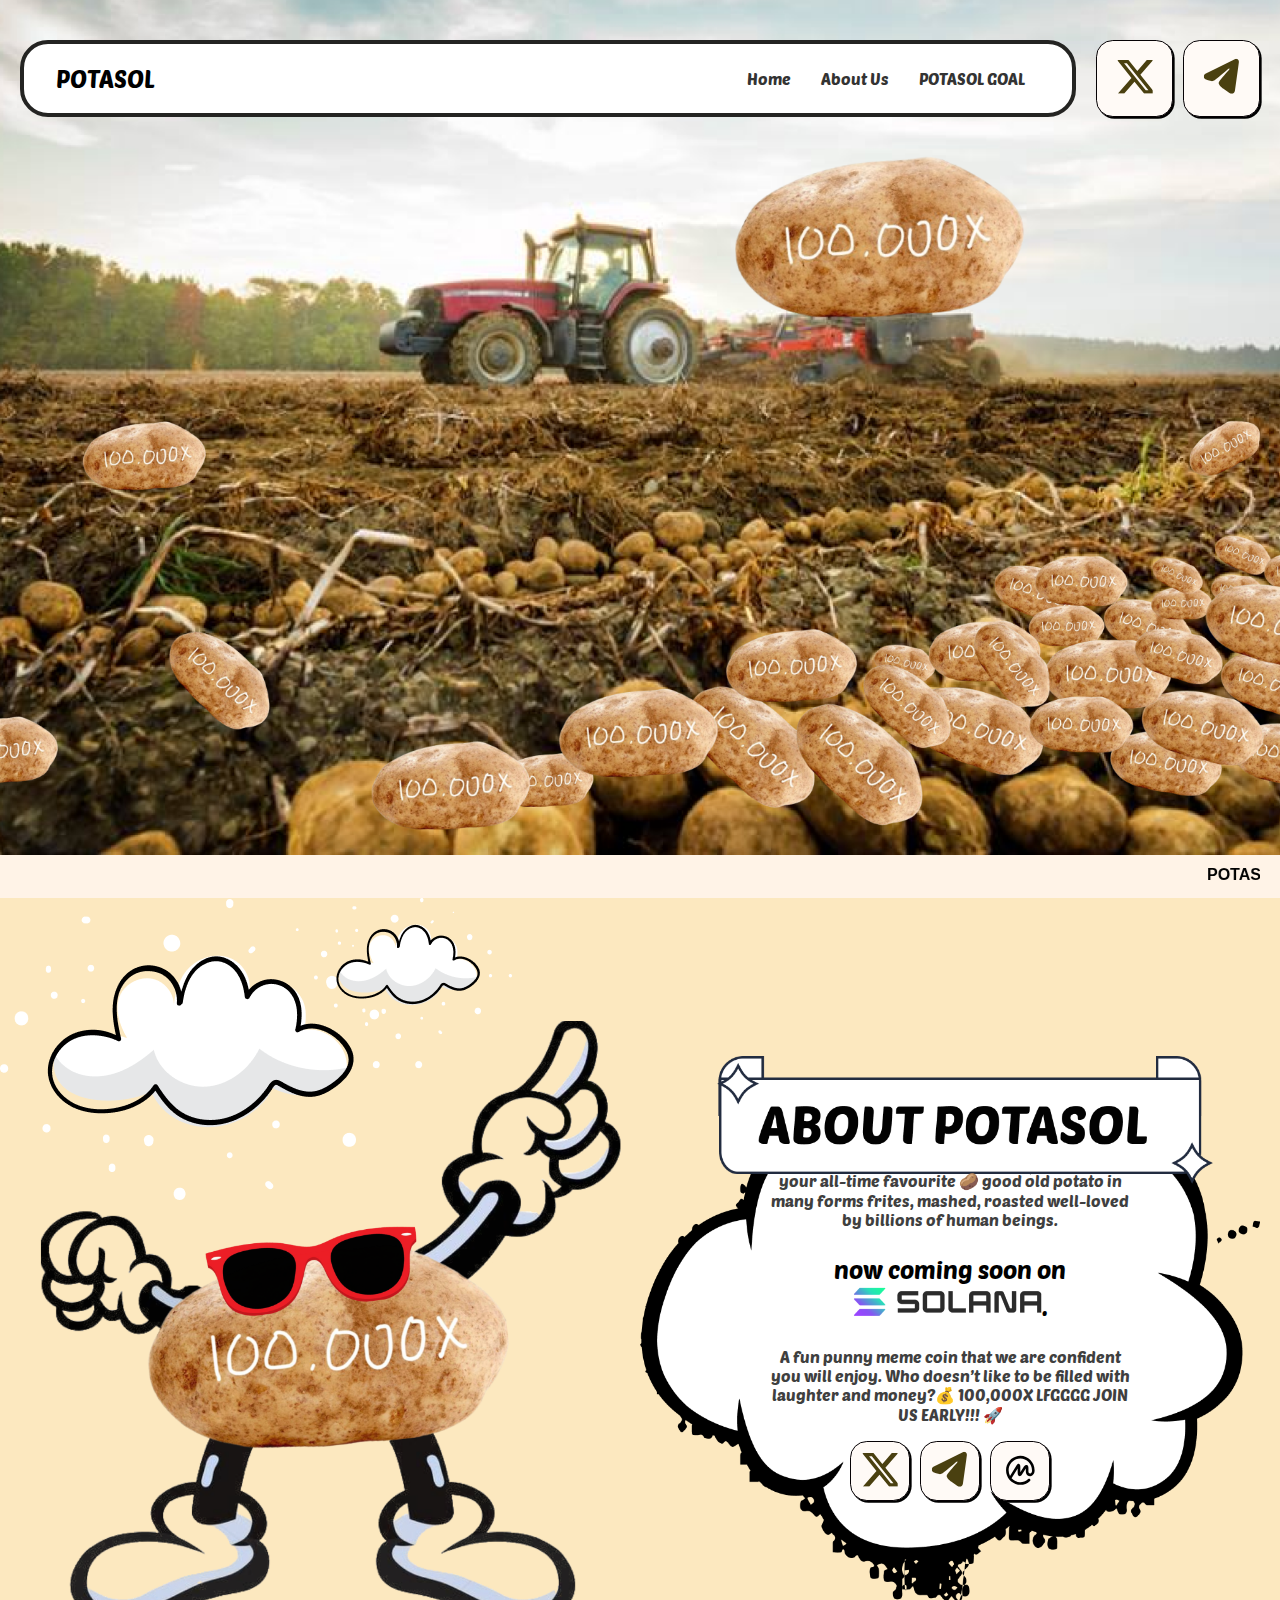
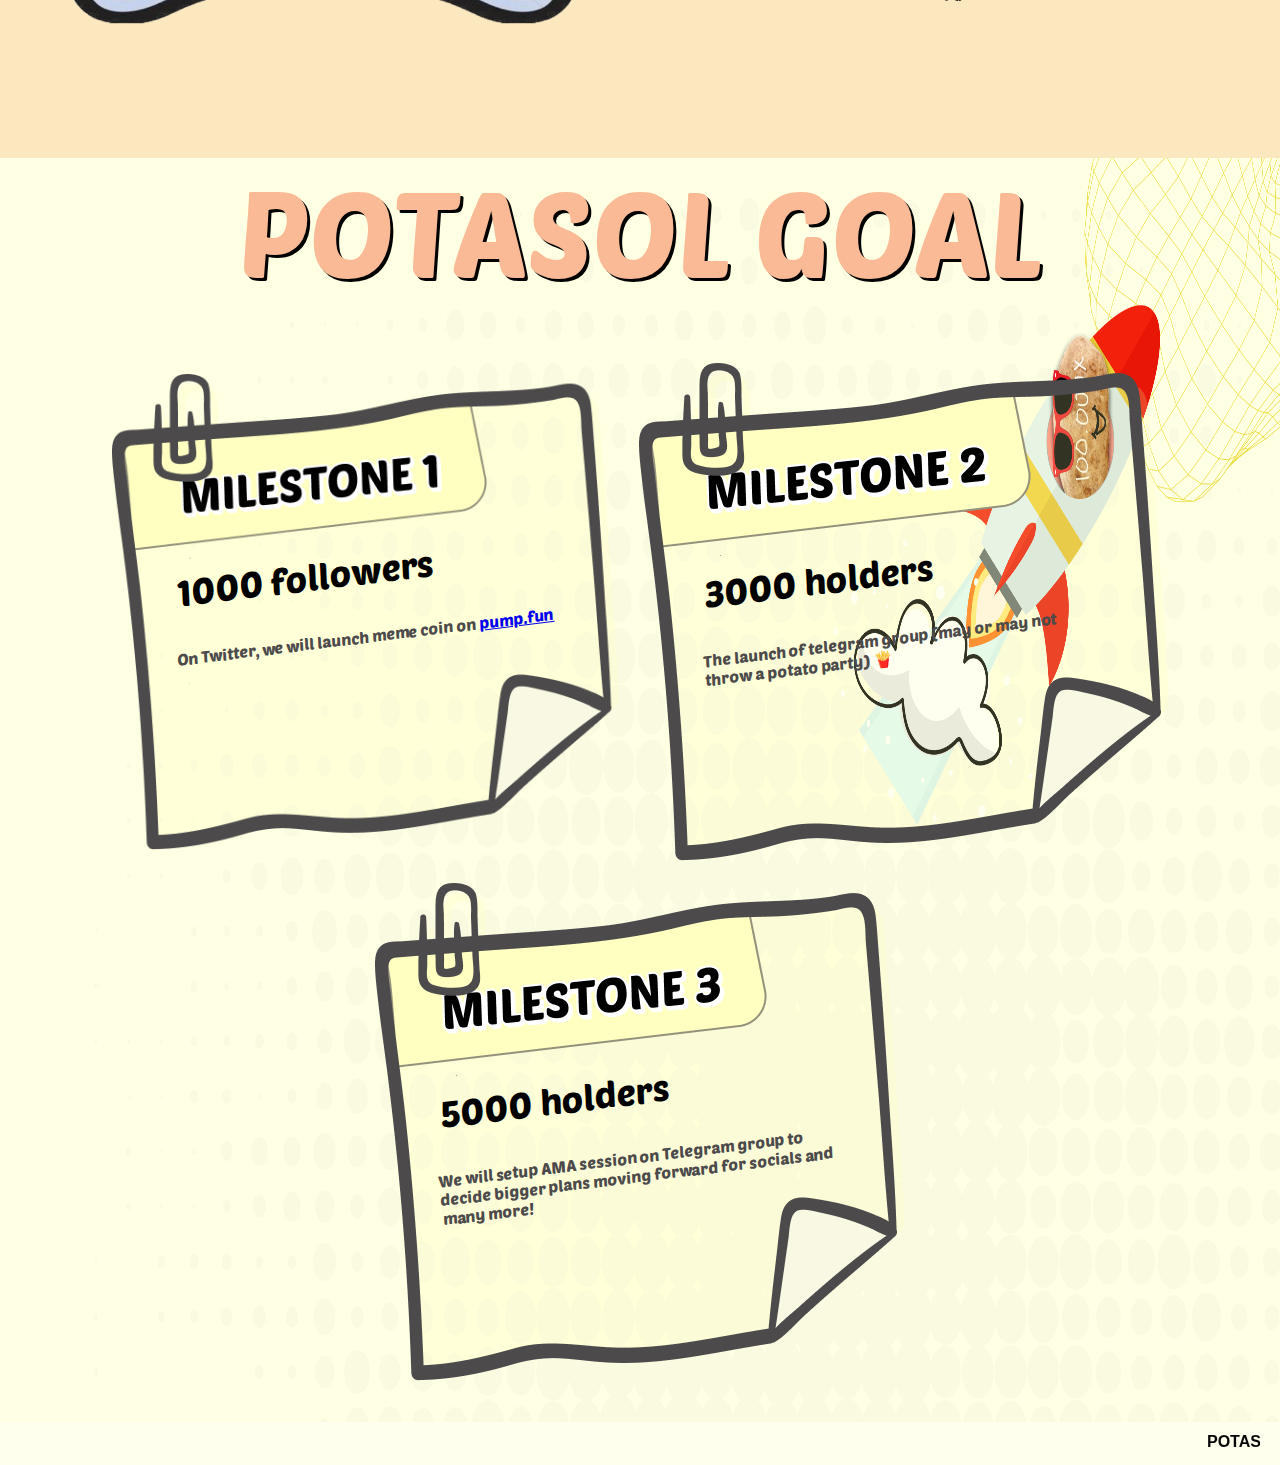
<file: index.html>
<!DOCTYPE html>
<html lang="en">
  <head>
    <meta charset="UTF-8" />
    <meta http-equiv="X-UA-Compatible" content="IE=edge" />
    <meta name="viewport" content="width=device-width, initial-scale=1.0" />
    <title>POTASOL</title>
    <link rel="icon" type="image/x-icon" href="/assets/favicon.png">
    <link rel="stylesheet" href="styles.css" />

    <link rel="preconnect" href="https://fonts.googleapis.com" />
    <link rel="preconnect" href="https://fonts.gstatic.com" crossorigin />
    <link
      href="https://fonts.googleapis.com/css2?family=Poetsen+One&display=swap"
      rel="stylesheet"
    />
    <link
      href="https://fonts.googleapis.com/css2?family=Potta+One&display=swap"
      rel="stylesheet"
    />
    <link
      href="https://fonts.googleapis.com/css2?family=Overlock:ital,wght@0,400;0,700;0,900;1,400;1,700;1,900&family=Potta+One&display=swap"
      rel="stylesheet"
    />
  </head>

  <body>
    <section class="homepage">
      <img
        class="background"
        src="/assets/farm-background.png"
        alt="Farm background"
      />
      <div class="homepage-content">
        <header>
          <nav>
            <div class="logo">POTASOL</div>
            <ul>
              <li><a href="/">Home</a></li>
              <li><a href="#about-us">About Us</a></li>
              <li><a href="#goal">POTASOL GOAL</a></li>
            </ul>
          </nav>
          <div class="social-icons">
            <!-- <button>
              <a href="https://twitter.com/potasolcoin" target="_blank"
                ><img src="/assets/tw.svg" alt="Twitter Logo"
              /></a>
            </button>
            <button onclick="openModal()" >
              <a href="" target="_blank">
              <img src="/assets/tg.svg" alt="Telegram Logo" />
              </a>
            </button> -->
            <button>
              <a href="https://twitter.com/potasol100000x" target="_blank"
                ><img src="/assets/tw.svg" alt="Twitter Logo"
              /></a>
            </button>
            <button onclick="openModal()">
              <img src="/assets/tg.svg" alt="Telegram Logo" />
            </button>
          </div>
        </header>
      </div>
    </section>
    <footer style="background-color: #fff3e7">
      <div class="footer-marquee">
        <marquee
          >POTASOL 🥔 POTASOL 🥔 POTASOL 🥔 POTASOL 🥔 POTASOL 🥔 POTASOL 🥔
          POTASOL 🥔 POTASOL 🥔 POTASOL 🥔 POTASOL 🥔 POTASOL 🥔 POTASOL 🥔
          POTASOL 🥔 POTASOL 🥔 POTASOL 🥔 POTASOL 🥔 POTASOL 🥔 POTASOL
          🥔</marquee
        >
      </div>
    </footer>

    <section class="about" id="about-us">
      <div class="about-content">
        <img class="cloud" src="/assets/cloud.png" alt="Cloud" />
        <img
          class="potato-character"
          src="/assets/potato-character.png"
          alt="Potato Character"
        />

        <div class="about-text">
          <p>
            your all-time favourite 🥔 good old potato in many forms frites,
            mashed, roasted well-loved by billions of human beings.
          </p>
          <p class="solana-text">
            now coming soon on
            <img src="/assets/solana-logo.png" alt="Solana Logo" />.
          </p>

          <p>
            A fun punny meme coin that we are confident you will enjoy. 
            Who doesn’t like to be filled with laughter and money?💰 100,000X LFGGGG JOIN US EARLY!!! 🚀
          </p>
          <div class="social-icons">
            <button>
              <a href="https://twitter.com/potasol100000x" target="_blank"
                ><img src="/assets/tw.svg" alt="Twitter Logo"
              /></a>
            </button>
            <!-- <button>
              <a href="https://t.me/potasolcoin" target="_blank"
                ><img src="/assets/tg.svg" alt="Telegram Logo"
              /></a>
            </button>
            <button>
              <a href="https://t.me/potasolcoin" target="_blank"
                ><img src="/assets/cmc.svg" alt="CoinMarketCap Logo"
              /></a>
            </button> -->
            <button onclick="openModal()">
              <img src="/assets/tg.svg" alt="Telegram Logo" />
            </button>
            <button onclick="openModal()">
              <img src="/assets/cmc.svg" alt="CoinMarketCap Logo" />
            </button>
          </div>
        </div>
      </div>
    </section>

    <section class="goals" id="goal">
      <div class="goal-h2">POTASOL GOAL</div>
      <div class="goal-list">
        <div class="goal goal-1">
          <p class="goal-title">1000 followers</p>
          <p>
            On Twitter, we will launch meme coin on
            <a target="_blank" href="https://pump.fun">pump.fun</a>
          </p>
        </div>
        <div class="goal goal-2">
          <p class="goal-title">3000 holders</p>
          <p>
            The launch of telegram group (may or may not throw a potato party) 🍟
          </p>
        </div>
        <div class="goal goal-3">
          <p class="goal-title">5000 holders</p>
          <p>
            We will setup AMA session on Telegram group to decide bigger plans
            moving forward for socials and many more!
          </p>
        </div>

      </div>
    </section>

    <footer style="background-color: #ffffed">
      <div class="footer-marquee">
        <marquee
          >POTASOL 🥔 POTASOL 🥔 POTASOL 🥔 POTASOL 🥔 POTASOL 🥔 POTASOL 🥔
          POTASOL 🥔 POTASOL 🥔 POTASOL 🥔 POTASOL 🥔 POTASOL 🥔 POTASOL 🥔
          POTASOL 🥔 POTASOL 🥔 POTASOL 🥔 POTASOL 🥔 POTASOL 🥔 POTASOL
          🥔</marquee
        >
      </div>
    </footer>

    <div id="notfound" class="modal-container">
      <div class="modal-content">
        <div class="modal-icon-container">
          <img src="/assets/404.png" alt="404 Icon" class="modal-icon" />
          <h1 class="modal-oops-text">OOPS</h1>
        </div>
        <div class="modal-text-container">
        <p>hater’s gonna hate</p>
        <p>potasol’s gonna potate.</p>
        <h2>Oops seems like the feature is not ready yet.</h2>
        <h2>Come back again later!</h2>
      </div>
      </div>
      <button onclick="closeModal()" class="modal-close-btn">
        <div>ok bye</div>
        <img src="/assets/close-btn.png" class="modal-close-icon" />
      </button>
    </div>
    <script>
      function openModal() {
        const modal = document.getElementById("notfound");
        modal.style.display = "block";
      }
      function closeModal() {
        const modal = document.getElementById("notfound");
        modal.style.display = "none";
      }
    </script>
  </body>
</html>
</file>
<file: styles.css>
/* styles.css */
body {
  font-family: Arial, sans-serif;
  margin: 0;
  padding: 0;
  min-height: 100vh;
}
html {
  scroll-behavior: smooth;
}


header {
  display: flex;
  flex-direction: row;
  flex-wrap: wrap;
  justify-content: center;
  margin: 0 auto 0;
  gap: 20px;
  max-width: 1600px;
  padding: 0 20px;
}

nav {
  flex: 1;
  background-color: #fff;
  border-bottom: 1px solid #eaeaea;
  padding: 20px 32px;

  border: 4px solid #242422;
  border-radius: 28px;
}

.background {
  object-fit: cover;
  position: absolute;
  top: 0;
  left: 0;
  width: 100%;
  height: 100%;
  z-index: -1;
}

.homepage {
  position: relative;
  height: calc(100vh - 45px);
}

.logo {
  font-size: 24px;
  color: #000;
  font-family: "Poetsen One", sans-serif;
}

nav {
  display: flex;
  font-family: "Poetsen One", sans-serif;

  justify-content: space-between;
  align-items: center;

  color: #fce8bf;
}

nav ul {
  list-style: none;
  margin: 0;
  padding: 0;
  display: flex;
}

nav ul li {
  margin: 0 15px;
}

nav ul li a {
  text-decoration: none;
  color: #333;
}

.hero {
  position: relative;
}

.hero-image {
  width: 100%;
  height: auto;
}

.potatoes {
  position: absolute;
  top: 50%;
  left: 50%;
  transform: translate(-50%, -50%);
}

.potato {
  position: absolute;
}

.homepage-content {
  padding-top: 40px;
}

.about {
  background-color: #fce8bf;

  position: relative;
  padding: 40px 20px;
  display: flex;
  justify-content: center;
  align-items: center;
}

.cloud {
  position: absolute;
  top: 0;
  left: 0;
  object-fit: contain;
}

@media (max-width: 852px) {
  .cloud {
    display: none;
  }
}

.about-content {
  display: grid;
  grid-template-columns: 50% 50%;
  width: 100%;
}

@media (max-width: 1024px) {
  .about-content {
    grid-template-columns: 100%;
  }
}

.potato-character {
  width: 100%;
  height: 100%;
  object-fit: contain;
}

.about-text {
  width: 100%;
  height: 100%;

  text-align: center;
  box-sizing: border-box;

  padding: 35% 20%;
  font-family: "Poetsen One", sans-serif;
  color: #3f3f3f;

  background-image: url("/assets/about-potasol.png");
  background-size: contain;
  background-repeat: no-repeat;
  background-position: center;
  aspect-ratio: auto;
}

@media (max-width: 852px) {
  .about-text {
    padding: 50% 20%;
    background-size: 100% 100%;
  }
}

.about-text .solana-text {
  color: #000000;
  font-size: 24px;
  line-height: 1.4;
  font-weight: 400;
}

.social-icons {
  display: flex;
  justify-content: center;
  gap: 10px;
}

header .social-icons button {
  height: 77px;
  width: 77px;
}

.goals {
  display: flex;
  flex-direction: column;
  align-items: center;
  justify-content: center;
  gap: 20px;

  background-image: url("/assets/goal-bg.png");
  background-size: 100% 100%;
  background-repeat: no-repeat;
  background-position: center;
  aspect-ratio: 4/3;
}

@media (max-width: 1024px) {
  .goals {
    background-size: cover;
  }
}

.goals .goal-h2 {
  font-family: "Poetsen One", sans-serif;
  font-weight: 400;
  font-size: 120px;
  text-align: center;
  color: #f9ba95;
  text-shadow: 3px 3px 0px #000000;
  border: none;
}

@media (max-width: 852px) {
  .goals .goal-h2 {
    font-size: 80px;
  }
}

.goal-list {
  width: 100%;
  padding: 40px 20px;
  text-align: center;
  display: flex;
  flex-wrap: wrap;
  justify-content: center;
  gap: 20px;
}

@media (max-width: 1024px) {
  .goal-list {
    grid-template-columns: 1fr;
  }
}

.goal {
  box-sizing: border-box;
  max-width: 530px;
  max-height: 500px;
  background-size: contain;
  background-repeat: no-repeat;
  background-position: center;
  aspect-ratio: 53/50;

  font-family: "Poetsen One", sans-serif;
  text-align: left;
  color: #4c4a4a;
  padding: 150px 5% 8% 5%;
}

@media (max-width: 852px) {
  .goal {
    padding: 90px 50px 100px;
  }
}

.goal p {
  transform: rotate(-7deg);
}

.goal-title {
  font-size: 36px;
  font-weight: 400;
  color: #000;
}

.goal-1 {
  background-image: url("/assets/milestone1.png");
}

.goal-2 {
  background-image: url("/assets/milestone2.png");
}

.goal-3 {
  background-image: url("/assets/milestone3.png");
}

footer {
  width: 100%;
  box-sizing: border-box;

  background-color: #eee;
  padding: 10px 20px;
  text-align: center;
}

.footer-marquee {
 
  font-weight: bold;
}

button {
  height: 60px;
  width: 60px;
  border: 1px solid var(--Heading, #060205);
  box-shadow: 1.66px 1.66px 0px 0px #000000;
  background-color: #fffaf6;
  border-radius: 16.77px;
}

/* 
* {
  margin: 0;
  padding: 0;
  box-sizing: border-box;
  font-family: Arial, sans-serif;
} */

.modal-container {
  display: none;
  position: fixed;
  justify-content: center;
  z-index: 1; 
  text-align: center;
  left: 50%;
  top: 50%;
  transform: translate(-50%, -50%);
  background-image: url('assets/404-bg.png');
  background-size: cover;
  background-repeat: no-repeat;
  border-radius: 15px;
  box-shadow: 0 0 15px rgba(0, 0, 0, 0.1);
  width: 120%;
  max-width: 840px;
  height: 120%;
  max-height: 480px;
  background-color: #F7F2DF;
}

.modal-content {
  position: relative;
  top: 15%;
}

.modal-icon-container {
  position: relative;
  display: inline-block;
  margin-bottom: 10px;
}

.modal-icon {
  max-width: auto;
  height: auto;
  display: block;
  margin: 0 auto;
  position: relative;
  z-index: 1;
}

.modal-oops-text {
  position: absolute;
  top: 40%;
  left: 50%;
  transform: translate(-50%, -50%);
  font-size: 8rem;
  color: #FFB085;
  z-index: 1;
  pointer-events: none;
  font-family: "Poetsen One", sans-serif;
  text-shadow: 0.2rem 0.5rem #fff;
}

.modal-text-container {
  position: relative;
  display: inline-block;
}

.modal-content p {
  margin: auto;
  font-size: 1.2rem;
  color: #333;
  font-family: "Overlock", sans-serif;
  font-weight: 900;
  font-style: italic;
  margin-bottom: 5px;
}

.modal-content h2 {
  margin: auto;
  font-family: 'Potta One', sans-serif;

}

.modal-close-btn {
  display: flex;
  align-items: center;
  position: absolute;
  top: 10px;
  right: 15px;
  background: transparent;
  border:1px solid #000 !important;
  border-radius: 0.5px;
  box-shadow: none;
  font-size: 1rem;
  cursor: pointer;
  color: #FFC107;
  font-weight: bold;
  height: auto !important;
  z-index: 2;
  width: auto !important;
}


/* 
.modal-close-text {
  display: inline;
  color: #000;
  font-family: 'Potta One', serif;
  margin-right: 5px ;
}
*/

.modal-close-icon {
  width: 20px; 
  height: auto;
  margin-left: 5px;
  text-align: center;
} 


.modal-close-btn > div {
  color: #000;
  text-align: center;
  font-family: 'Potta One', serif;
}

/* Responsive adjustments */
@media (max-width: 840px) {
  .modal-container {
    width: 90%;
    height: auto;
  }

  .modal-icon-container {
    margin-bottom: 5px;
  }

  .modal-oops-text {
    font-size: 3.5rem;
  }

  .modal-icon  {
    max-width: 50%;
  }

  .modal-content p {
    font-size: 0.6rem;
  }

  .modal-content h2 {
    font-size: 0.8rem;
  }

  .modal-close-btn {
    font-size: 0.5rem;
  }

  .modal-close-icon {
    width: 10px; 
    height: auto;

  } 
}
</file>
